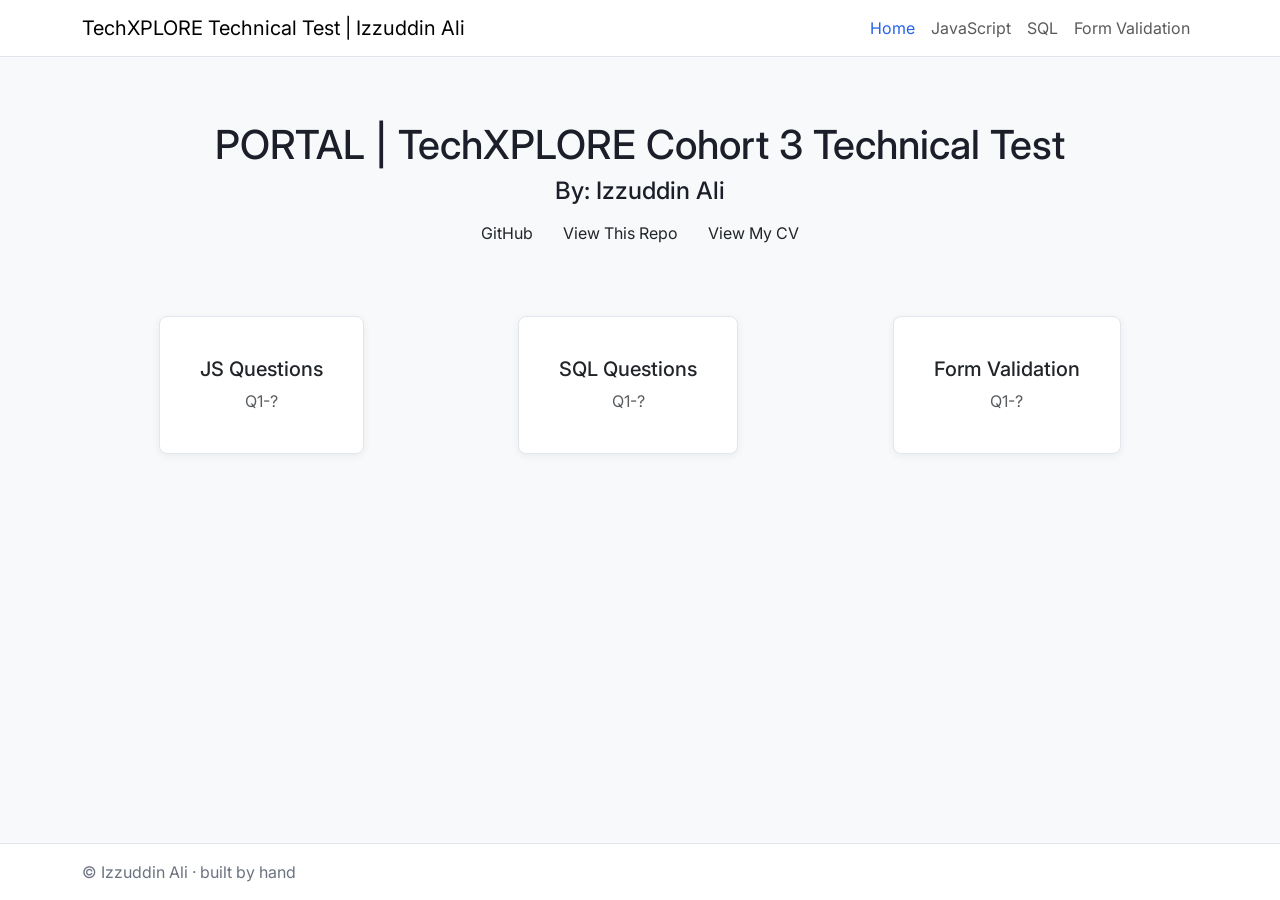
<file: index.html>
<html>
  <head>
    <title>Home | TechXPLORE Cohort 3 Technical Test Izzuddin Ali</title>
    <script src="assets/js/head-loader.js" data-page="index"></script>
  </head>
  <body class="d-flex flex-column min-vh-100" data-page="index" id="index">
    <header></header>
    <main>
      <div class="container">
        <div class="row">
          <div class="col-12 d-flex justify-content-around">
            <a class="card text-center" href="js-questions.html"
              ><h4>JS Questions</h4>
              <p class="text-muted">Q1-?</p></a
            >
            <a class="card text-center" href="sql-questions.html"
              ><h4>SQL Questions</h4>
              <p class="text-muted">Q1-?</p></a
            >
            <a class="card text-center" href="form-validation.html"
              ><h4>Form Validation</h4>
              <p class="text-muted">Q1-?</p></a
            >
          </div>
        </div>
      </div>
    </main>
    <footer class="mt-auto"></footer>
  </body>
</html>
</file>
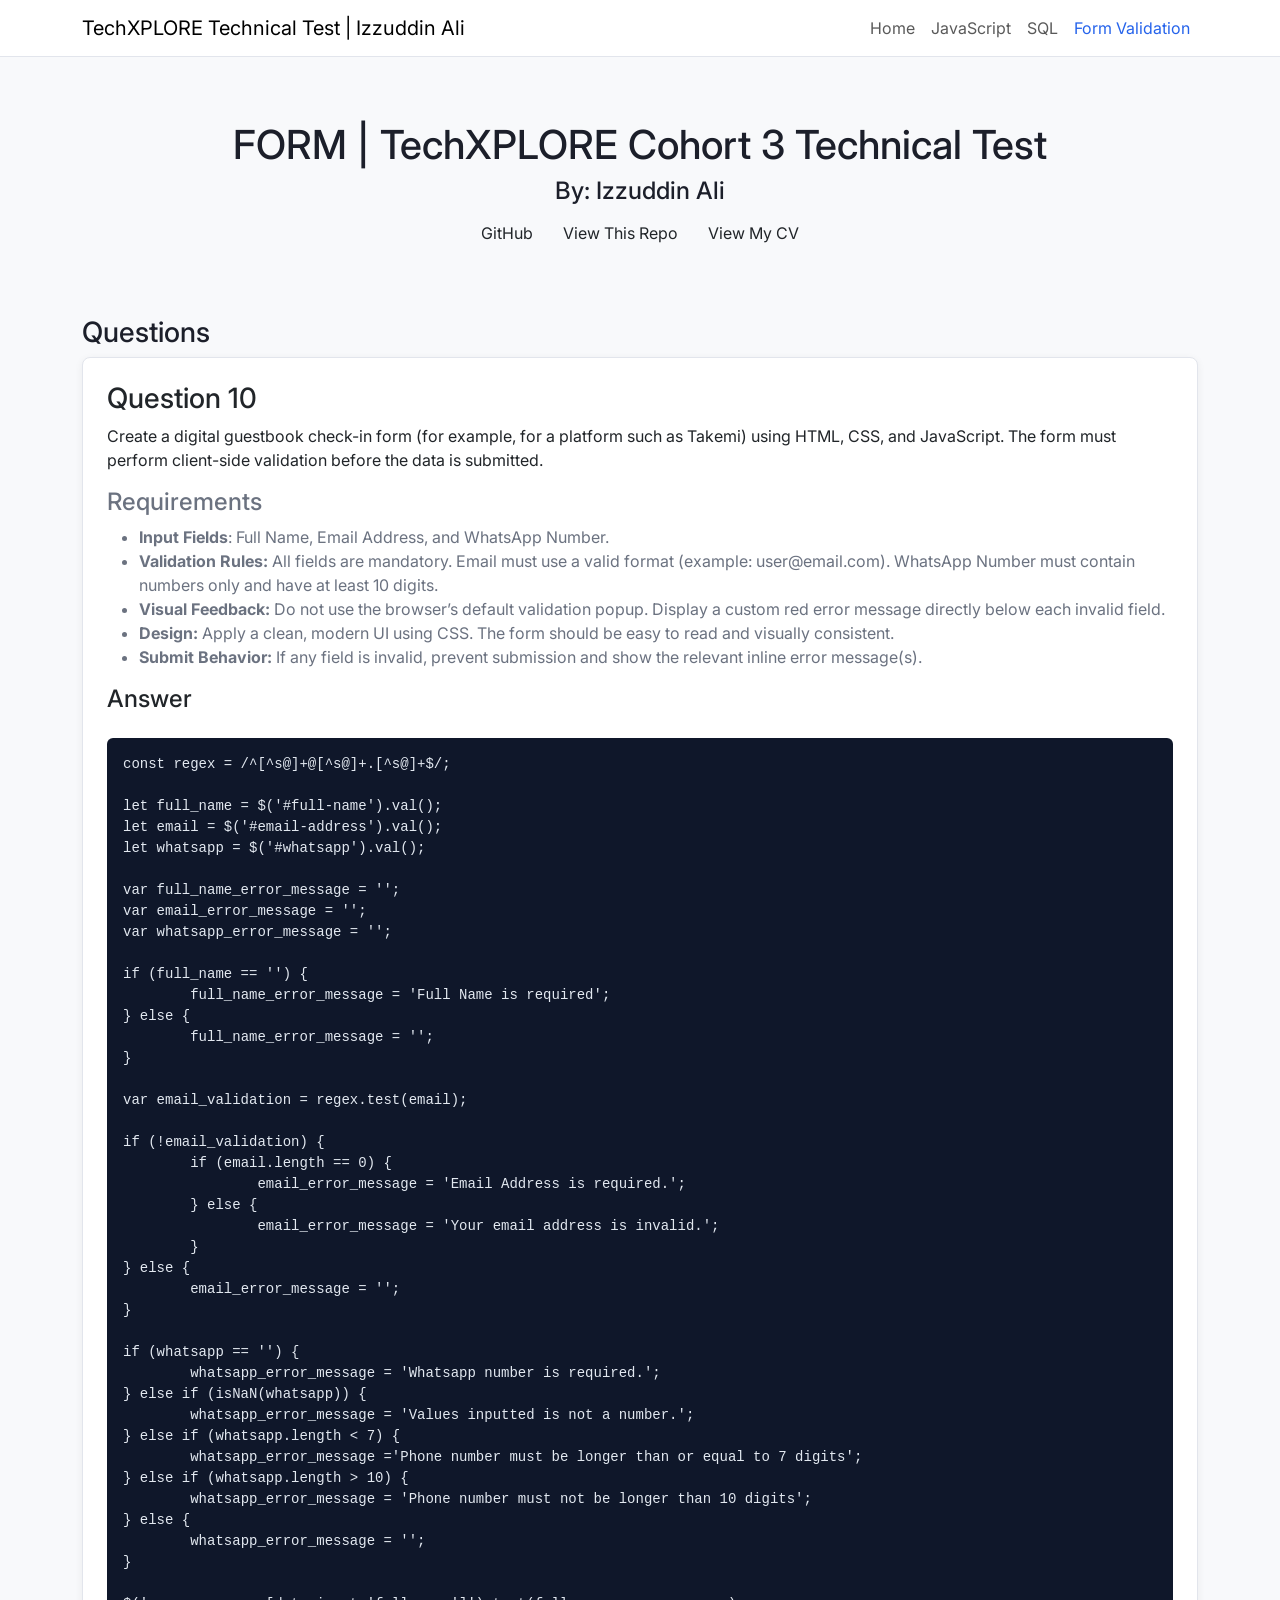
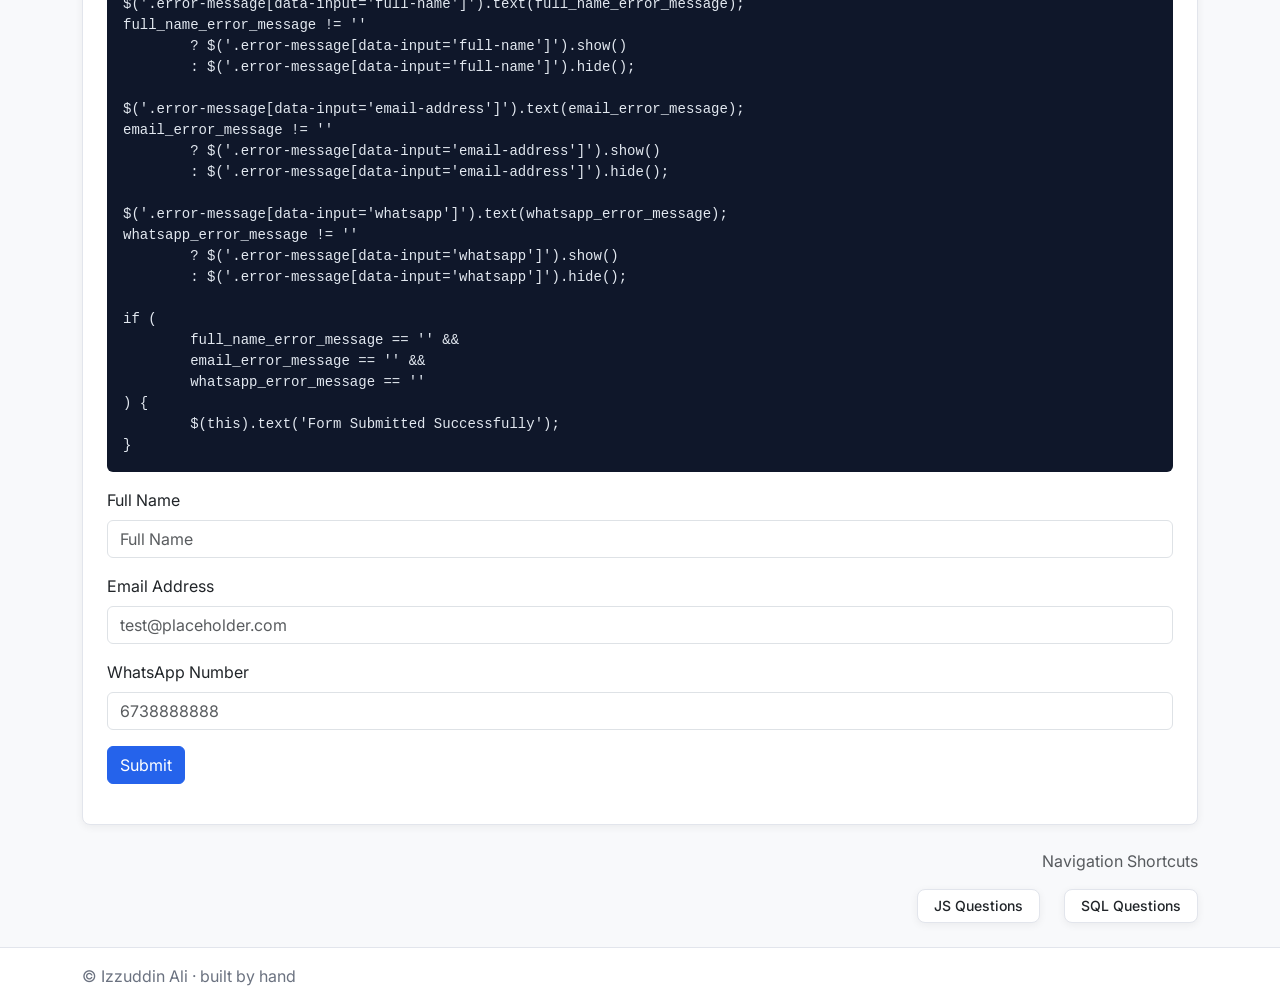
<file: form-validation.html>
<html>
  <head>
    <title>
      Form Validation | TechXPLORE Cohort 3 Technical Test Izzuddin Ali
    </title>
    <script src="assets/js/head-loader.js" data-page="form"></script>
  </head>
  <body class="d-flex flex-column min-vh-100" data-page="form">
    <header></header>
    <main>
      <div class="container">
        <div class="row">
          <div class="col-12">
            <h3>Questions</h3>
            <div id="questions-container">
              <div class="card">
                <form class="form">
                  <div>
                    <label class="form-label" for="full-name">Full Name</label>
                    <input
                      type="text"
                      class="form-control"
                      id="full-name"
                      placeholder="Full Name"
                    />
                    <span class="error-message" data-input="full-name"></span>
                  </div>
                  <div>
                    <label class="form-label" for="email-address"
                      >Email Address</label
                    >
                    <input
                      type="email"
                      class="form-control"
                      id="email-address"
                      placeholder="test@placeholder.com"
                    />
                    <span
                      class="error-message"
                      data-input="email-address"
                    ></span>
                  </div>
                  <div>
                    <label class="form-label" for="whatsapp"
                      >WhatsApp Number</label
                    >
                    <input
                      type="tel"
                      class="form-control"
                      id="whatsapp"
                      placeholder="6738888888"
                    />
                    <span class="error-message" data-input="whatsapp"></span>
                  </div>
                  <button class="btn btn-primary">Submit</button
                  ><span id="result"></span>
                </form>
              </div>
            </div>
          </div>
        </div>
      </div>
    </main>
    <footer class="mt-auto"></footer>
  </body>
</html>
</file>
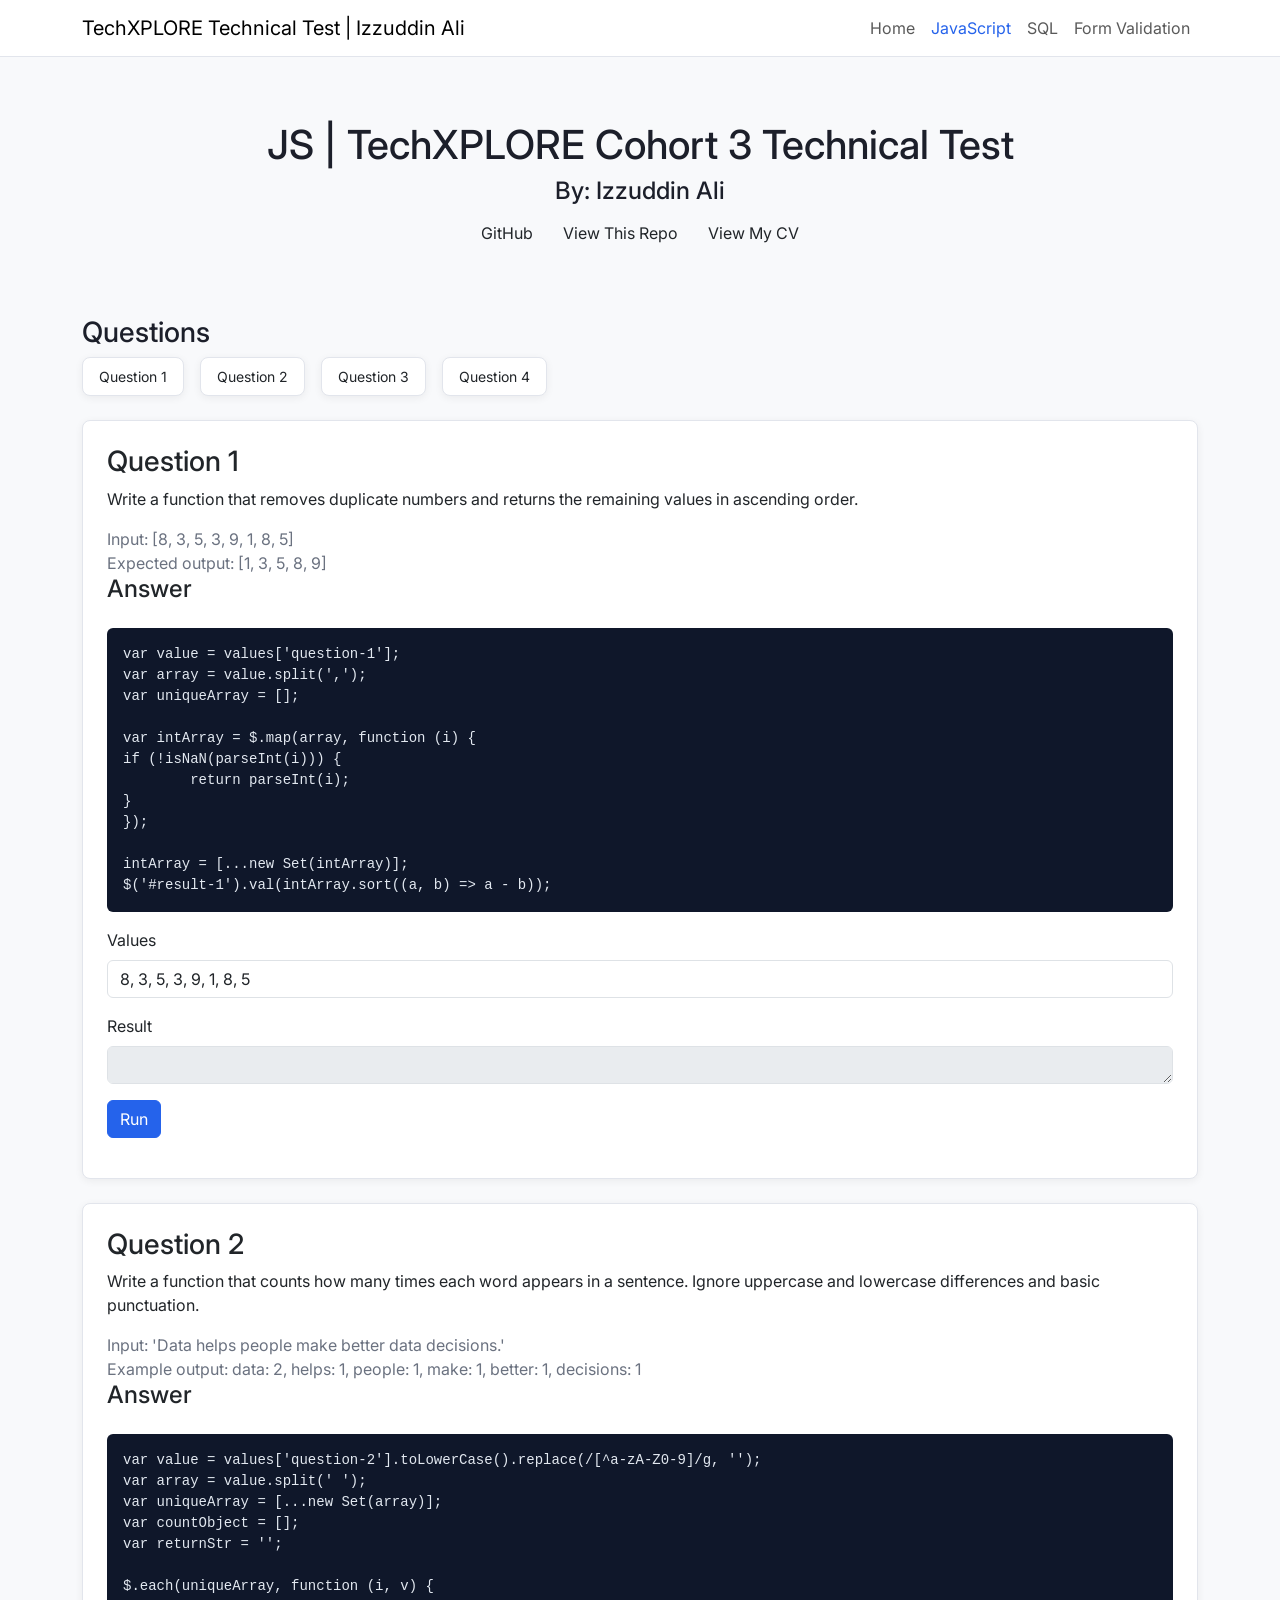
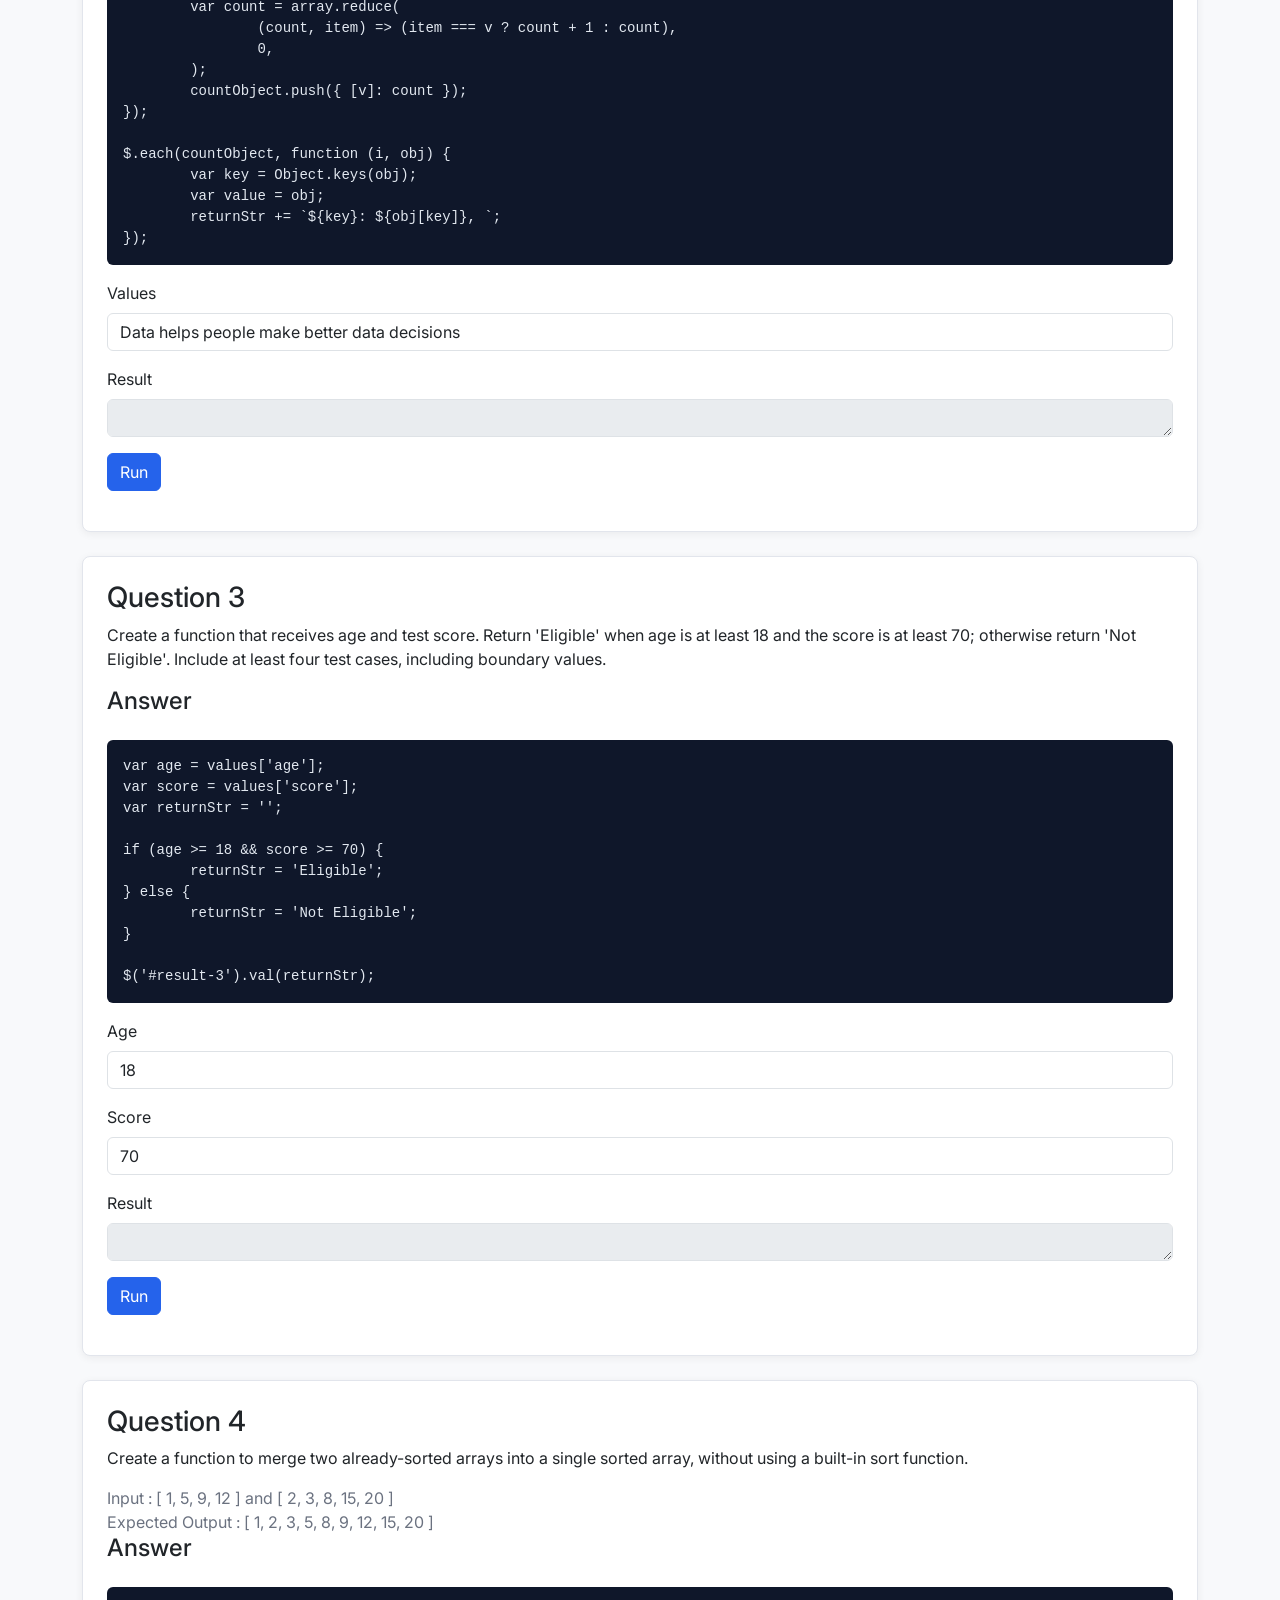
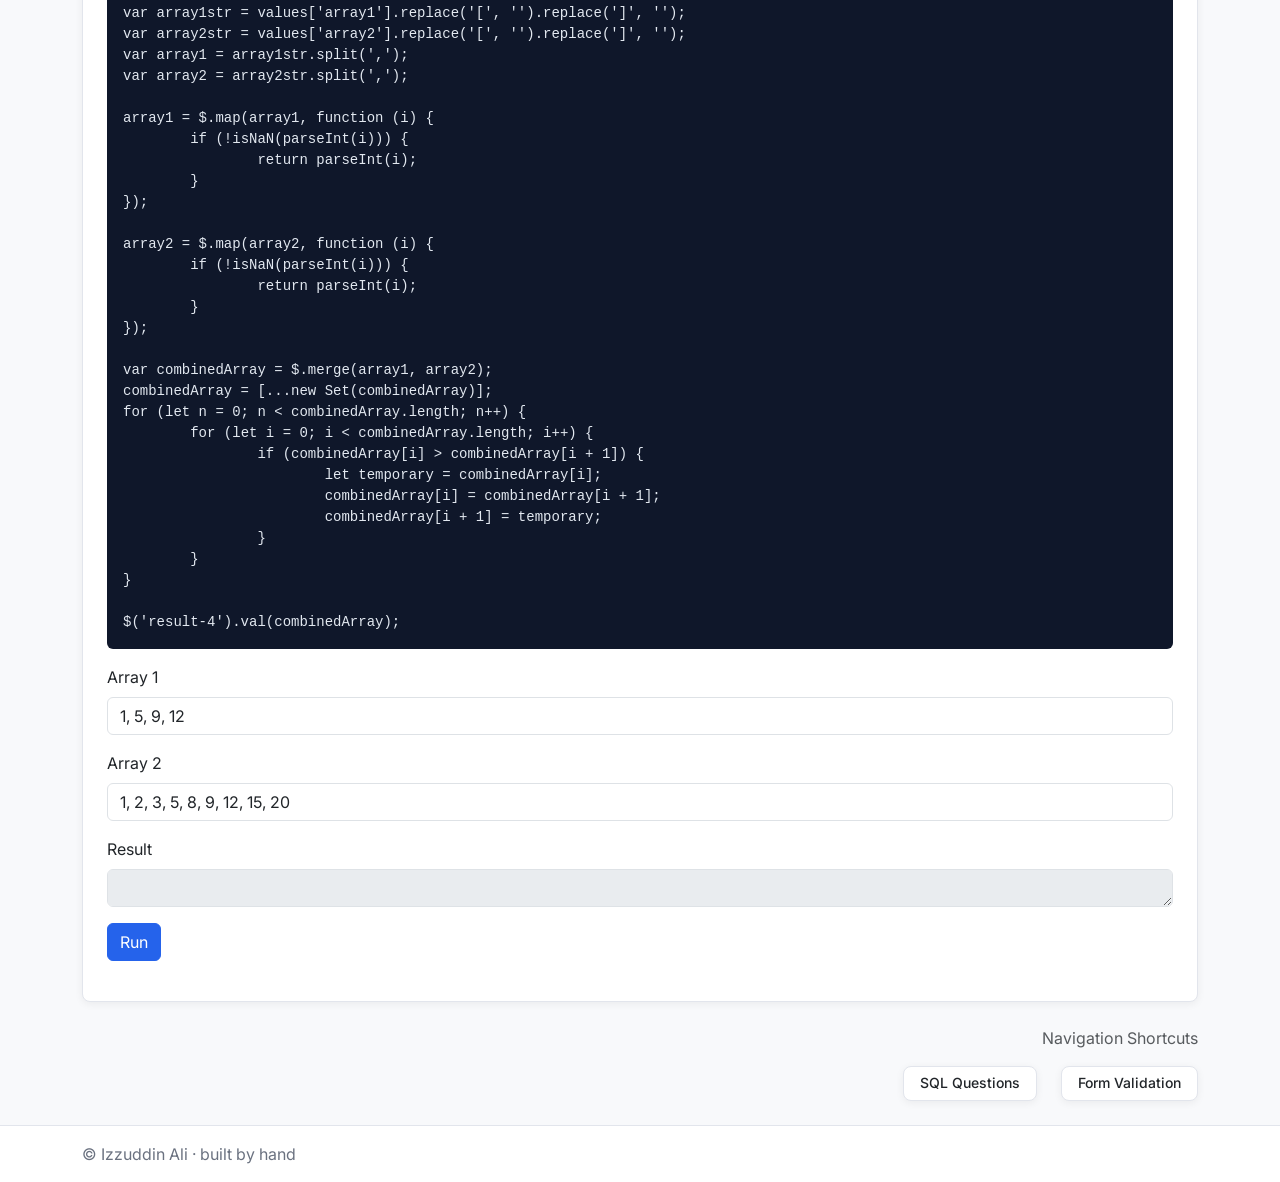
<file: js-questions.html>
<html>
  <head>
    <title>JS | TechXPLORE Cohort 3 Technical Test Izzuddin Ali</title>
    <script src="assets/js/head-loader.js" data-page="js"></script>
  </head>
  <body data-page="js" id="js">
    <header></header>
    <main>
      <div class="container">
        <div class="row">
          <div class="col-12">
            <h3>Questions</h3>
            <div
              class="d-flex justify-content-start"
              id="shortcuts-container"
            ></div>
            <div id="questions-container"></div>
          </div>
        </div>
      </div>
    </main>
    <footer></footer>
  </body>
</html>
</file>
